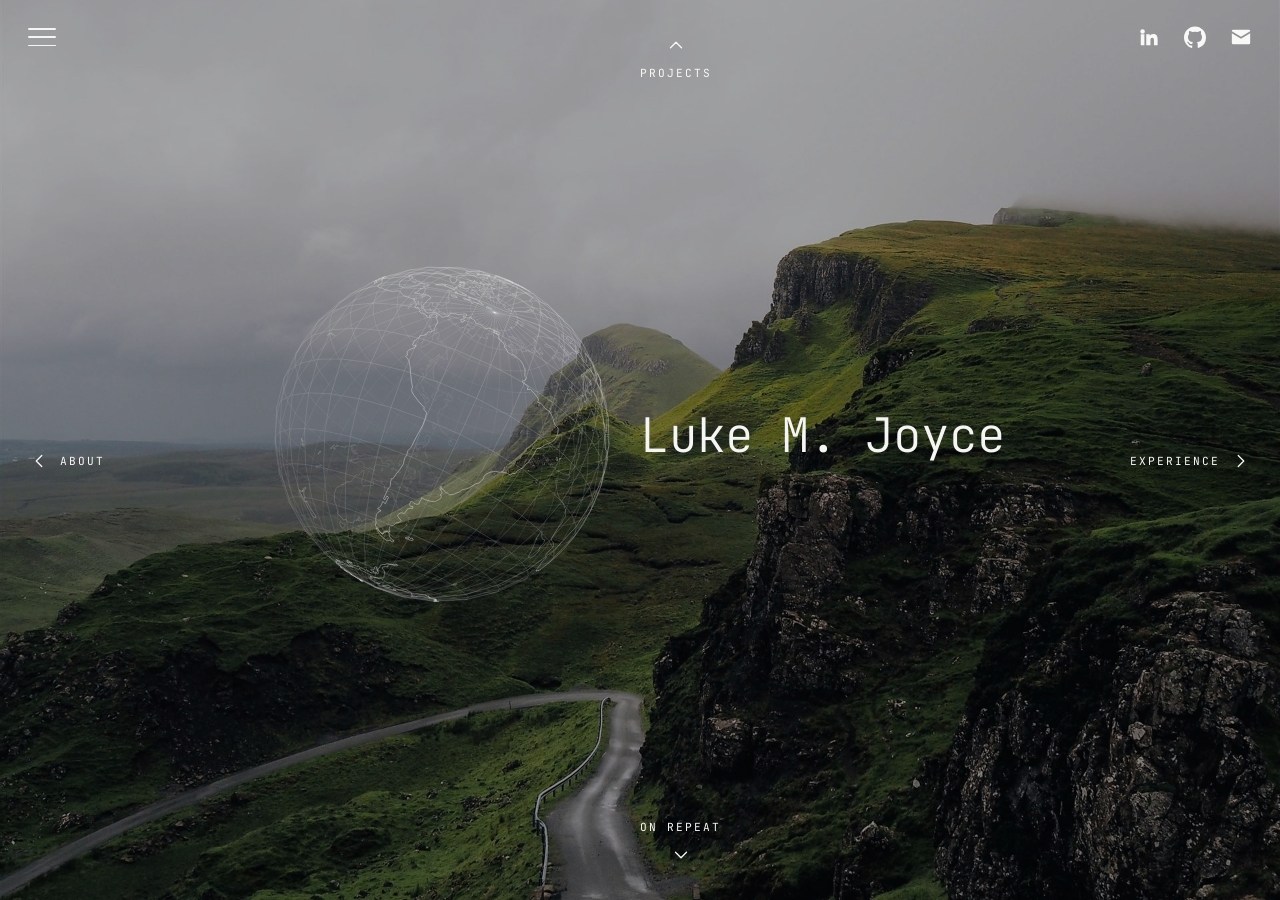
<file: index.html>
<!DOCTYPE html>
<html lang="en">
<head>
  <meta charset="UTF-8" />
  <meta name="viewport" content="width=device-width, initial-scale=1.0" />
  <title>Luke M. Joyce</title>
  <meta name="description" content="Luke M. Joyce — personal site." />
  <link rel="preconnect" href="https://fonts.googleapis.com" />
  <link rel="preconnect" href="https://fonts.gstatic.com" crossorigin />
  <link href="https://fonts.googleapis.com/css2?family=JetBrains+Mono:wght@300;400;500&display=swap" rel="stylesheet" />
  <link rel="stylesheet" href="styles.css?v=42" />
  <script src="theme.js?v=27"></script>
</head>
<body>
  <div class="fade-curtain" aria-hidden="true"></div>

  <button id="menu-toggle" class="menu-toggle" aria-label="Open menu" aria-expanded="false" aria-controls="menu">
    <span class="bar"></span>
    <span class="bar"></span>
    <span class="bar"></span>
  </button>

  <nav class="social" aria-label="Social links">
    <a href="https://www.linkedin.com/in/lukemjoyce/" target="_blank" rel="noopener noreferrer" aria-label="LinkedIn">
      <svg viewBox="0 0 24 24" width="18" height="18" fill="currentColor" aria-hidden="true"><path d="M4.98 3.5a2.5 2.5 0 1 1 0 5 2.5 2.5 0 0 1 0-5zM3 9h4v12H3zM9 9h3.8v1.7h.05c.53-1 1.83-2.05 3.77-2.05 4.03 0 4.78 2.65 4.78 6.1V21h-4v-5.3c0-1.26-.02-2.9-1.77-2.9-1.77 0-2.04 1.38-2.04 2.8V21H9z"/></svg>
    </a>
    <a href="https://github.com/lukemjoyce" target="_blank" rel="noopener noreferrer" aria-label="GitHub">
      <svg viewBox="0 0 24 24" width="18" height="18" fill="currentColor" aria-hidden="true"><path d="M12 .5C5.37.5 0 5.87 0 12.5c0 5.3 3.44 9.8 8.21 11.39.6.11.82-.26.82-.58 0-.29-.01-1.04-.02-2.05-3.34.73-4.04-1.61-4.04-1.61-.55-1.39-1.34-1.76-1.34-1.76-1.09-.75.08-.73.08-.73 1.2.08 1.84 1.24 1.84 1.24 1.07 1.83 2.81 1.3 3.5.99.11-.78.42-1.3.76-1.6-2.67-.3-5.47-1.34-5.47-5.96 0-1.32.47-2.39 1.24-3.23-.12-.31-.54-1.53.12-3.18 0 0 1.01-.32 3.3 1.23a11.5 11.5 0 0 1 6 0c2.28-1.55 3.29-1.23 3.29-1.23.66 1.65.24 2.87.12 3.18.77.84 1.23 1.91 1.23 3.23 0 4.63-2.8 5.65-5.48 5.95.43.37.81 1.1.81 2.22 0 1.6-.01 2.9-.01 3.29 0 .32.21.7.82.58A12.01 12.01 0 0 0 24 12.5C24 5.87 18.63.5 12 .5z"/></svg>
    </a>
    <a href="mailto:lukemjoyce@gmail.com" aria-label="Email">
      <svg viewBox="0 0 24 24" width="18" height="18" fill="currentColor" aria-hidden="true"><path d="M2 5.5A1.5 1.5 0 0 1 3.5 4h17A1.5 1.5 0 0 1 22 5.5v.28l-10 6-10-6zM2 7.94V18.5A1.5 1.5 0 0 0 3.5 20h17a1.5 1.5 0 0 0 1.5-1.5V7.94l-9.6 5.76a.8.8 0 0 1-.82 0z"/></svg>
    </a>
  </nav>

  <nav id="menu" class="menu" aria-hidden="true">
    <ul class="menu-list">
      <li style="--i: 0"><a href="#home" data-go="home" class="menu-name">Luke M. Joyce</a></li>
      <li style="--i: 1"><a href="#about" data-go="about">About</a></li>
      <li style="--i: 2"><a href="#projects" data-go="projects">Projects</a></li>
      <li style="--i: 3"><a href="#experience" data-go="experience">Experience</a></li>
      <li style="--i: 4"><a href="#music" data-go="music">On Repeat</a></li>
    </ul>
  </nav>

  <div id="overlay" class="overlay" tabindex="-1"></div>

  <div class="deck">
    <div class="plane" id="plane">

      <!-- Center: Home -->
      <section class="panel" id="home">
        <section class="hero">
          <canvas id="blob-back" class="blob blob-back" aria-hidden="true"></canvas>
          <h1 class="hero-title">Luke M. Joyce</h1>
          <canvas id="blob-front" class="blob blob-front" aria-hidden="true"></canvas>
          <a href="#about" data-go="about" class="edge-cue edge-cue--left" aria-label="About">
            <svg width="22" height="22" viewBox="0 0 24 24" fill="none" stroke="currentColor" stroke-width="1.4" stroke-linecap="round" stroke-linejoin="round" aria-hidden="true"><path d="M15 6l-6 6 6 6"/></svg>
            <span class="edge-cue-label">About</span>
          </a>
          <a href="#projects" data-go="projects" class="edge-cue edge-cue--up" aria-label="Projects">
            <svg width="22" height="22" viewBox="0 0 24 24" fill="none" stroke="currentColor" stroke-width="1.4" stroke-linecap="round" stroke-linejoin="round" aria-hidden="true"><path d="M6 15l6-6 6 6"/></svg>
            <span class="edge-cue-label">Projects</span>
          </a>
          <a href="#experience" data-go="experience" class="edge-cue edge-cue--right" aria-label="Experience">
            <span class="edge-cue-label">Experience</span>
            <svg width="22" height="22" viewBox="0 0 24 24" fill="none" stroke="currentColor" stroke-width="1.4" stroke-linecap="round" stroke-linejoin="round" aria-hidden="true"><path d="M9 6l6 6-6 6"/></svg>
          </a>
          <a href="#music" data-go="music" class="edge-cue edge-cue--down" aria-label="On Repeat — music">
            <span class="edge-cue-label">On Repeat</span>
            <svg width="22" height="22" viewBox="0 0 24 24" fill="none" stroke="currentColor" stroke-width="1.4" stroke-linecap="round" stroke-linejoin="round" aria-hidden="true"><path d="M6 9l6 6 6-6"/></svg>
          </a>
        </section>
      </section>

      <!-- Left: About -->
      <section class="panel" id="about">
        <div class="panel-scroll">
          <div class="page">
            <h1 class="page-title">About</h1>
            <div class="about-text">
              <p>
                Hi, my name is Luke. I have always loved to create art - music, visual art, photography... anything that allows me to express myself freely. That same creativity is what drives me to build beautiful, useful software. Right now, I'm specifically interested in how artificial intelligence software can be used to benefit society, rather than hurt it.
              </p>
              <p>
                In my freetime, I also love playing and teaching myself guitar, writing music, obsessing over well built, high quality clothing, and spending time in the mountains in all seasons with my beloved dog Mac.
              </p>
            </div>
          </div>
        </div>
        <a href="#home" data-go="home" class="edge-cue edge-cue--right" aria-label="Back to home">
          <span class="edge-cue-label">Home</span>
          <svg width="22" height="22" viewBox="0 0 24 24" fill="none" stroke="currentColor" stroke-width="1.4" stroke-linecap="round" stroke-linejoin="round" aria-hidden="true"><path d="M9 6l6 6-6 6"/></svg>
        </a>
      </section>

      <!-- Up: Projects -->
      <section class="panel" id="projects">
        <div class="panel-scroll">
          <div class="page">
            <h1 class="page-title">Projects</h1>
            <ol class="proj-list">
              <li class="proj-item">
                <div class="proj-links">
                  <a href="https://hearth-ai.app" target="_blank" rel="noopener noreferrer">Live ↗</a>
                  <a href="https://github.com/lukemjoyce/meal-planner" target="_blank" rel="noopener noreferrer">GitHub ↗</a>
                </div>
                <div class="proj-body">
                  <h2 class="proj-name">Hearth</h2>
                  <div class="proj-tagline">AI-powered weekly meal planner</div>
                  <p class="proj-desc">
                    Hearth turns a few questions into a week of dinners and the grocery run to match. A guided questionnaire captures allergies, diet, tastes, effort and budget, then Claude generates a structured meal plan — using forced tool-use for clean JSON and prompt caching to keep it fast and cheap. From there it builds an AI recipe library and an auto-generated grocery list priced against your chosen store (e.g. King Soopers), budget-aware and kept in sync: change a preference and Hearth flags the now-stale plan or list and offers to regenerate. Accounts and saved plans sit behind NextAuth login.
                  </p>
                  <ul class="proj-stack">
                    <li>Next.js 16</li>
                    <li>React 19</li>
                    <li>TypeScript</li>
                    <li>Prisma</li>
                    <li>PostgreSQL</li>
                    <li>Tailwind CSS</li>
                    <li>shadcn/ui</li>
                    <li>Claude API</li>
                  </ul>
                </div>
              </li>
            </ol>
          </div>
        </div>
        <a href="#home" data-go="home" class="edge-cue edge-cue--down" aria-label="Back to home">
          <span class="edge-cue-label">Home</span>
          <svg width="22" height="22" viewBox="0 0 24 24" fill="none" stroke="currentColor" stroke-width="1.4" stroke-linecap="round" stroke-linejoin="round" aria-hidden="true"><path d="M6 9l6 6 6-6"/></svg>
        </a>
      </section>

      <!-- Right: Experience -->
      <section class="panel" id="experience">
        <div class="panel-scroll">
          <div class="page">
            <h1 class="page-title">Professional Experience</h1>

            <ol class="xp-list">
              <li class="xp-item">
                <div class="xp-period">July 2021 - Present</div>
                <div class="xp-body">
                  <h2 class="xp-role">Software Engineer</h2>
                  <div class="xp-org">Cotality</div>
                  <ul class="xp-points">
                    <li>
                      Architected and launched a customer-facing geospatial insurance platform end-to-end — empowering insurers to interrogate 150M+ property assets against live weather telemetry for near-real-time, portfolio-scale risk intelligence. Anchored by a patented data-modeling engine that defined the category where no blueprint existed.
                    </li>
                    <li>
                      Reimagined core infrastructure from first principles — slashing pipeline runtime 85%, infrastructure spend 75%, and report-generation costs north of 90% through precision optimization across the full stack.
                    </li>
                    <li>
                      Spearheaded the migration of legacy systems to a microservices architecture, shaped the technical hiring bar, and pioneered the team's embrace of agentic coding tools — engineering the guardrails and standards that keep AI-accelerated output reliable at scale.
                    </li>
                  </ul>
                </div>
              </li>
              <li class="xp-item">
                <div class="xp-period">Summer 2020</div>
                <div class="xp-body">
                  <h2 class="xp-role">Software Engineer Intern</h2>
                  <div class="xp-org">Visa, Inc.</div>
                  <ul class="xp-points">
                    <p class="description">Internal Hackathon finalist — shipped amidst simultaneously onboarding a brand-new puppy and improvising through the surreal turbulence of a global pandemic.</p>
                  </ul>
                </div>
              </li>
            </ol>
          </div>
        </div>
        <a href="#home" data-go="home" class="edge-cue edge-cue--left" aria-label="Back to home">
          <svg width="22" height="22" viewBox="0 0 24 24" fill="none" stroke="currentColor" stroke-width="1.4" stroke-linecap="round" stroke-linejoin="round" aria-hidden="true"><path d="M15 6l-6 6 6 6"/></svg>
          <span class="edge-cue-label">Home</span>
        </a>
      </section>

      <!-- Down: Music -->
      <section class="panel" id="music">
        <div class="panel-scroll">
          <div class="page">
            <h1 class="page-title">On Repeat</h1>
            <div id="spotify" class="spotify">
              <p class="sp-empty">Loading tracks…</p>
            </div>
          </div>
        </div>
        <a href="#home" data-go="home" class="edge-cue edge-cue--up" aria-label="Back to home">
          <svg width="22" height="22" viewBox="0 0 24 24" fill="none" stroke="currentColor" stroke-width="1.4" stroke-linecap="round" stroke-linejoin="round" aria-hidden="true"><path d="M6 15l6-6 6 6"/></svg>
          <span class="edge-cue-label">Home</span>
        </a>
      </section>

    </div>
  </div>

  <script src="background.js?v=1"></script>
  <script src="script.js?v=16"></script>
  <script src="coastline.js?v=16"></script>
  <script src="blob.js?v=40"></script>
  <script src="spotify.js?v=2"></script>
</body>
</html>
</file>
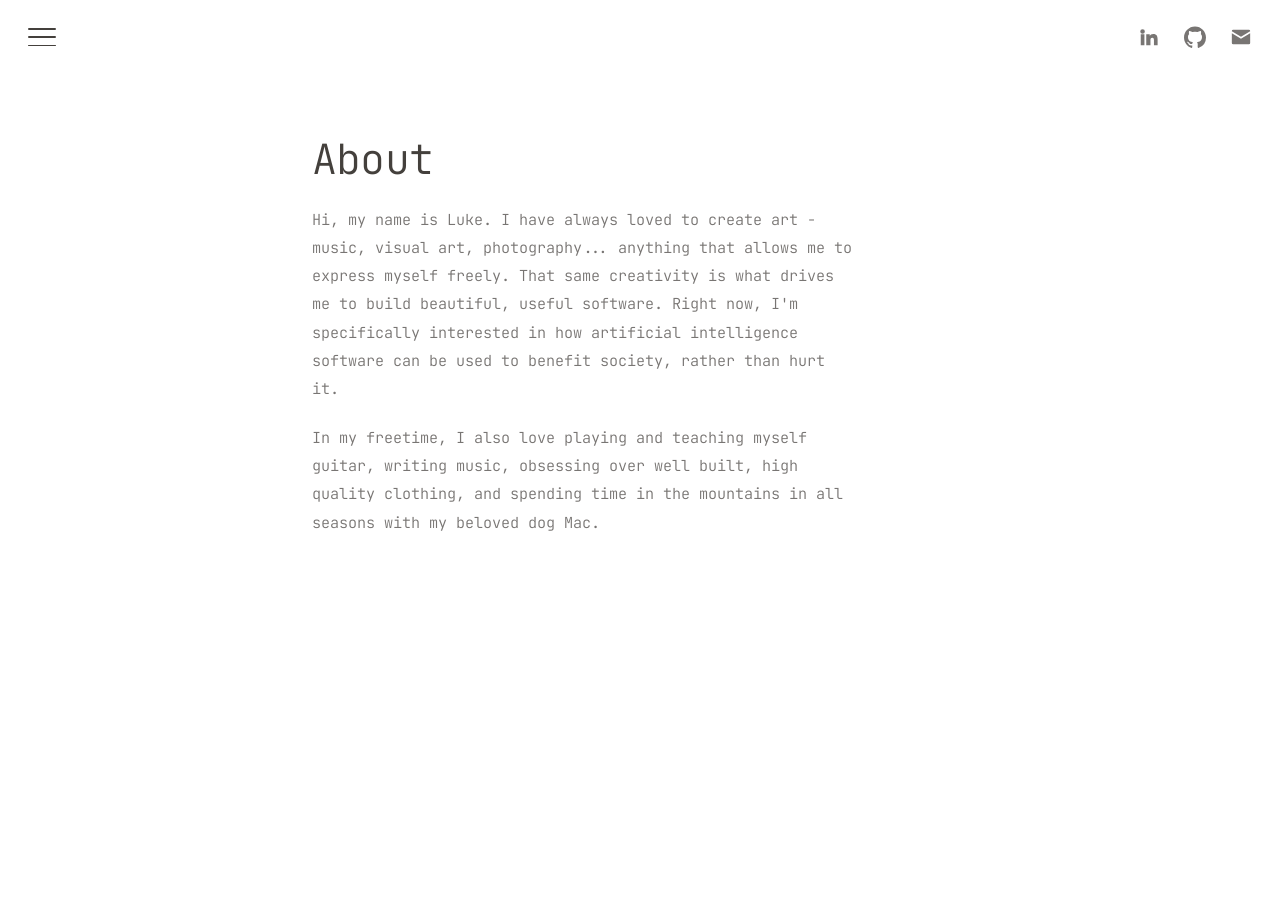
<file: about.html>
<!DOCTYPE html>
<html lang="en">
<head>
  <meta charset="UTF-8" />
  <meta name="viewport" content="width=device-width, initial-scale=1.0" />
  <title>About — Luke M. Joyce</title>
  <meta name="description" content="Luke M. Joyce — a bit about me." />
  <link rel="preconnect" href="https://fonts.googleapis.com" />
  <link rel="preconnect" href="https://fonts.gstatic.com" crossorigin />
  <link href="https://fonts.googleapis.com/css2?family=JetBrains+Mono:wght@300;400;500&display=swap" rel="stylesheet" />
  <link rel="stylesheet" href="styles.css?v=35" />
  <script src="theme.js?v=27"></script>
</head>
<body>
  <div class="fade-curtain" aria-hidden="true"></div>

  <button id="menu-toggle" class="menu-toggle" aria-label="Open menu" aria-expanded="false" aria-controls="menu">
    <span class="bar"></span>
    <span class="bar"></span>
    <span class="bar"></span>
  </button>

  <nav class="social" aria-label="Social links">
    <a href="https://www.linkedin.com/in/lukemjoyce/" target="_blank" rel="noopener noreferrer" aria-label="LinkedIn">
      <svg viewBox="0 0 24 24" width="18" height="18" fill="currentColor" aria-hidden="true"><path d="M4.98 3.5a2.5 2.5 0 1 1 0 5 2.5 2.5 0 0 1 0-5zM3 9h4v12H3zM9 9h3.8v1.7h.05c.53-1 1.83-2.05 3.77-2.05 4.03 0 4.78 2.65 4.78 6.1V21h-4v-5.3c0-1.26-.02-2.9-1.77-2.9-1.77 0-2.04 1.38-2.04 2.8V21H9z"/></svg>
    </a>
    <a href="https://github.com/lukemjoyce" target="_blank" rel="noopener noreferrer" aria-label="GitHub">
      <svg viewBox="0 0 24 24" width="18" height="18" fill="currentColor" aria-hidden="true"><path d="M12 .5C5.37.5 0 5.87 0 12.5c0 5.3 3.44 9.8 8.21 11.39.6.11.82-.26.82-.58 0-.29-.01-1.04-.02-2.05-3.34.73-4.04-1.61-4.04-1.61-.55-1.39-1.34-1.76-1.34-1.76-1.09-.75.08-.73.08-.73 1.2.08 1.84 1.24 1.84 1.24 1.07 1.83 2.81 1.3 3.5.99.11-.78.42-1.3.76-1.6-2.67-.3-5.47-1.34-5.47-5.96 0-1.32.47-2.39 1.24-3.23-.12-.31-.54-1.53.12-3.18 0 0 1.01-.32 3.3 1.23a11.5 11.5 0 0 1 6 0c2.28-1.55 3.29-1.23 3.29-1.23.66 1.65.24 2.87.12 3.18.77.84 1.23 1.91 1.23 3.23 0 4.63-2.8 5.65-5.48 5.95.43.37.81 1.1.81 2.22 0 1.6-.01 2.9-.01 3.29 0 .32.21.7.82.58A12.01 12.01 0 0 0 24 12.5C24 5.87 18.63.5 12 .5z"/></svg>
    </a>
    <a href="mailto:lukemjoyce@gmail.com" aria-label="Email">
      <svg viewBox="0 0 24 24" width="18" height="18" fill="currentColor" aria-hidden="true"><path d="M2 5.5A1.5 1.5 0 0 1 3.5 4h17A1.5 1.5 0 0 1 22 5.5v.28l-10 6-10-6zM2 7.94V18.5A1.5 1.5 0 0 0 3.5 20h17a1.5 1.5 0 0 0 1.5-1.5V7.94l-9.6 5.76a.8.8 0 0 1-.82 0z"/></svg>
    </a>
  </nav>

  <nav id="menu" class="menu" aria-hidden="true">
    <ul class="menu-list">
      <li style="--i: 0"><a href="index.html" class="menu-name">Luke M. Joyce</a></li>
      <li style="--i: 1"><a href="about.html" aria-current="page">About</a></li>
      <li style="--i: 2"><a href="projects.html">Projects</a></li>
      <li style="--i: 3"><a href="experience.html">Experience</a></li>
      <li style="--i: 4"><a href="music.html">On Repeat</a></li>
    </ul>
  </nav>

  <div id="overlay" class="overlay" tabindex="-1"></div>

  <main class="page">
    <h1 class="page-title">About</h1>

    <div class="about-text">
      <p>
        Hi, my name is Luke. I have always loved to create art - music, visual art, photography... anything that allows me to express myself freely. That same creativity is what drives me to build beautiful, useful software. Right now, I'm specifically interested in how artificial intelligence software can be used to benefit society, rather than hurt it.
      </p>
      <p>
        In my freetime, I also love playing and teaching myself guitar, writing music, obsessing over well built, high quality clothing, and spending time in the mountains in all seasons with my beloved dog Mac.
      </p>
    </div>
  </main>

  <script src="script.js?v=13"></script>
</body>
</html>
</file>
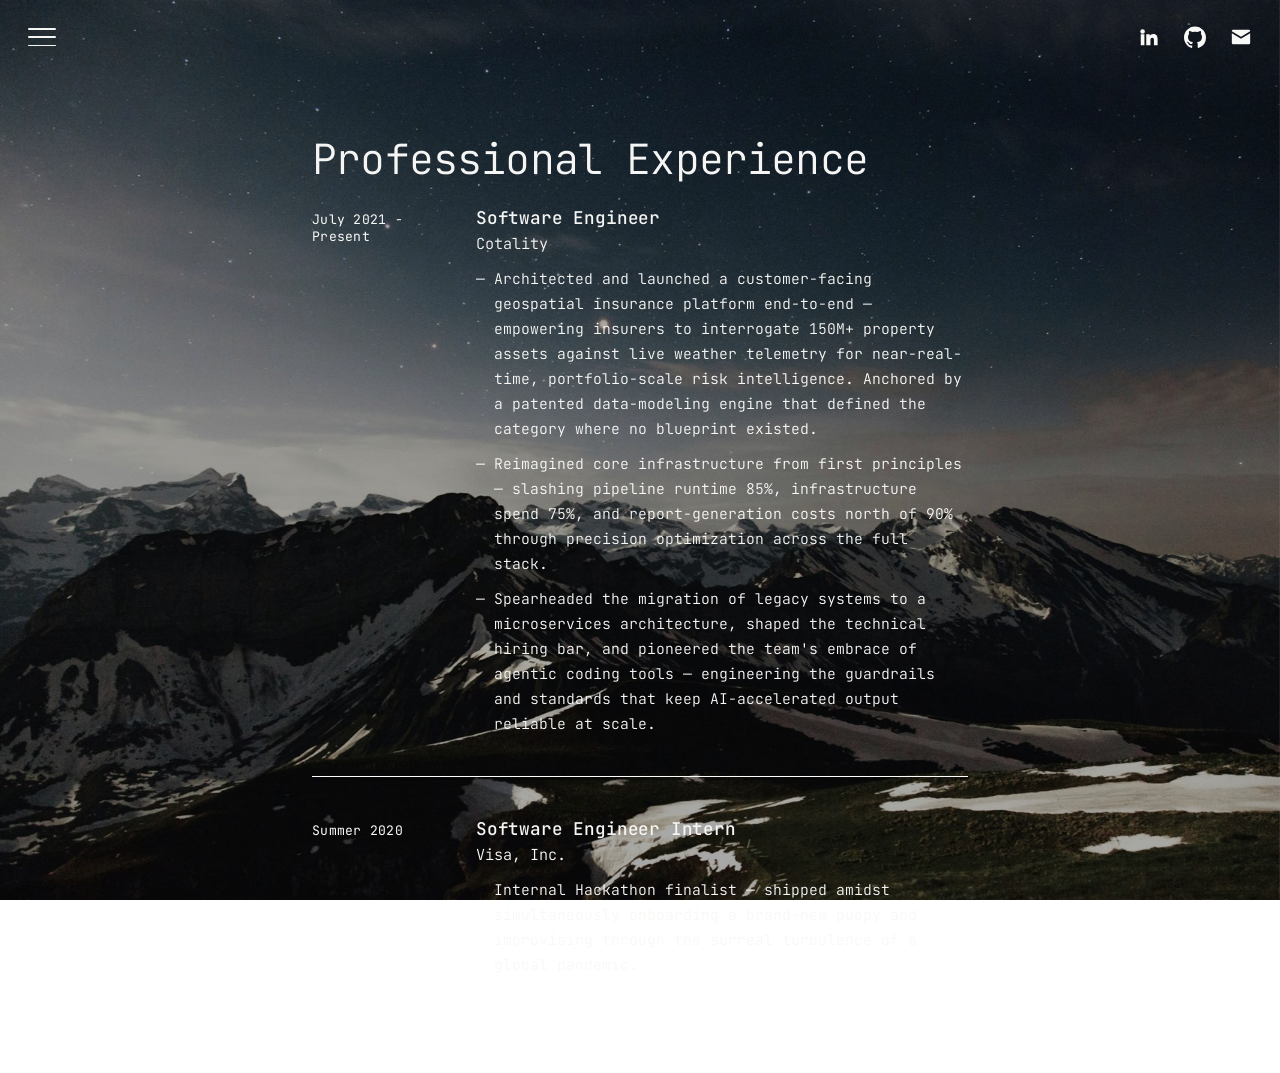
<file: experience.html>
<!DOCTYPE html>
<html lang="en">
<head>
  <meta charset="UTF-8" />
  <meta name="viewport" content="width=device-width, initial-scale=1.0" />
  <title>Experience — Luke M. Joyce</title>
  <meta name="description" content="Luke M. Joyce — experience." />
  <link rel="preconnect" href="https://fonts.googleapis.com" />
  <link rel="preconnect" href="https://fonts.gstatic.com" crossorigin />
  <link href="https://fonts.googleapis.com/css2?family=JetBrains+Mono:wght@300;400;500&display=swap" rel="stylesheet" />
  <link rel="stylesheet" href="styles.css?v=40" />
  <script src="theme.js?v=27"></script>
</head>
<body>
  <div class="fade-curtain" aria-hidden="true"></div>

  <button id="menu-toggle" class="menu-toggle" aria-label="Open menu" aria-expanded="false" aria-controls="menu">
    <span class="bar"></span>
    <span class="bar"></span>
    <span class="bar"></span>
  </button>

  <nav class="social" aria-label="Social links">
    <a href="https://www.linkedin.com/in/lukemjoyce/" target="_blank" rel="noopener noreferrer" aria-label="LinkedIn">
      <svg viewBox="0 0 24 24" width="18" height="18" fill="currentColor" aria-hidden="true"><path d="M4.98 3.5a2.5 2.5 0 1 1 0 5 2.5 2.5 0 0 1 0-5zM3 9h4v12H3zM9 9h3.8v1.7h.05c.53-1 1.83-2.05 3.77-2.05 4.03 0 4.78 2.65 4.78 6.1V21h-4v-5.3c0-1.26-.02-2.9-1.77-2.9-1.77 0-2.04 1.38-2.04 2.8V21H9z"/></svg>
    </a>
    <a href="https://github.com/lukemjoyce" target="_blank" rel="noopener noreferrer" aria-label="GitHub">
      <svg viewBox="0 0 24 24" width="18" height="18" fill="currentColor" aria-hidden="true"><path d="M12 .5C5.37.5 0 5.87 0 12.5c0 5.3 3.44 9.8 8.21 11.39.6.11.82-.26.82-.58 0-.29-.01-1.04-.02-2.05-3.34.73-4.04-1.61-4.04-1.61-.55-1.39-1.34-1.76-1.34-1.76-1.09-.75.08-.73.08-.73 1.2.08 1.84 1.24 1.84 1.24 1.07 1.83 2.81 1.3 3.5.99.11-.78.42-1.3.76-1.6-2.67-.3-5.47-1.34-5.47-5.96 0-1.32.47-2.39 1.24-3.23-.12-.31-.54-1.53.12-3.18 0 0 1.01-.32 3.3 1.23a11.5 11.5 0 0 1 6 0c2.28-1.55 3.29-1.23 3.29-1.23.66 1.65.24 2.87.12 3.18.77.84 1.23 1.91 1.23 3.23 0 4.63-2.8 5.65-5.48 5.95.43.37.81 1.1.81 2.22 0 1.6-.01 2.9-.01 3.29 0 .32.21.7.82.58A12.01 12.01 0 0 0 24 12.5C24 5.87 18.63.5 12 .5z"/></svg>
    </a>
    <a href="mailto:lukemjoyce@gmail.com" aria-label="Email">
      <svg viewBox="0 0 24 24" width="18" height="18" fill="currentColor" aria-hidden="true"><path d="M2 5.5A1.5 1.5 0 0 1 3.5 4h17A1.5 1.5 0 0 1 22 5.5v.28l-10 6-10-6zM2 7.94V18.5A1.5 1.5 0 0 0 3.5 20h17a1.5 1.5 0 0 0 1.5-1.5V7.94l-9.6 5.76a.8.8 0 0 1-.82 0z"/></svg>
    </a>
  </nav>

  <nav id="menu" class="menu" aria-hidden="true">
    <ul class="menu-list">
      <li style="--i: 0"><a href="index.html" class="menu-name">Luke M. Joyce</a></li>
      <li style="--i: 1"><a href="about.html">About</a></li>
      <li style="--i: 2"><a href="projects.html">Projects</a></li>
      <li style="--i: 3"><a href="experience.html" aria-current="page">Experience</a></li>
      <li style="--i: 4"><a href="index.html#music">On Repeat</a></li>
    </ul>
  </nav>

  <div id="overlay" class="overlay" tabindex="-1"></div>

  <main class="page">
    <h1 class="page-title">Professional Experience</h1>

    <ol class="xp-list">
      <li class="xp-item">
        <div class="xp-period">July 2021 - Present</div>
        <div class="xp-body">
          <h2 class="xp-role">Software Engineer</h2>
          <div class="xp-org">Cotality</div>
          <ul class="xp-points">
            <li>
              Architected and launched a customer-facing geospatial insurance platform end-to-end — empowering insurers to interrogate 150M+ property assets against live weather telemetry for near-real-time, portfolio-scale risk intelligence. Anchored by a patented data-modeling engine that defined the category where no blueprint existed.
            </li>
            <li>
              Reimagined core infrastructure from first principles — slashing pipeline runtime 85%, infrastructure spend 75%, and report-generation costs north of 90% through precision optimization across the full stack.
            </li>
            <li>
              Spearheaded the migration of legacy systems to a microservices architecture, shaped the technical hiring bar, and pioneered the team's embrace of agentic coding tools — engineering the guardrails and standards that keep AI-accelerated output reliable at scale.
            </li>
          </ul>
        </div>
      </li>
      <li class="xp-item">
        <div class="xp-period">Summer 2020</div>
        <div class="xp-body">
          <h2 class="xp-role">Software Engineer Intern</h2>
          <div class="xp-org">Visa, Inc.</div>
          <ul class="xp-points">
            <p class="description">Internal Hackathon finalist — shipped amidst simultaneously onboarding a brand-new puppy and improvising through the surreal turbulence of a global pandemic.</p>
          </ul>
        </div>
      </li>
    </ol>
  </main>

  <script src="background.js?v=1"></script>
  <script src="script.js?v=16"></script>
</body>
</html>
</file>
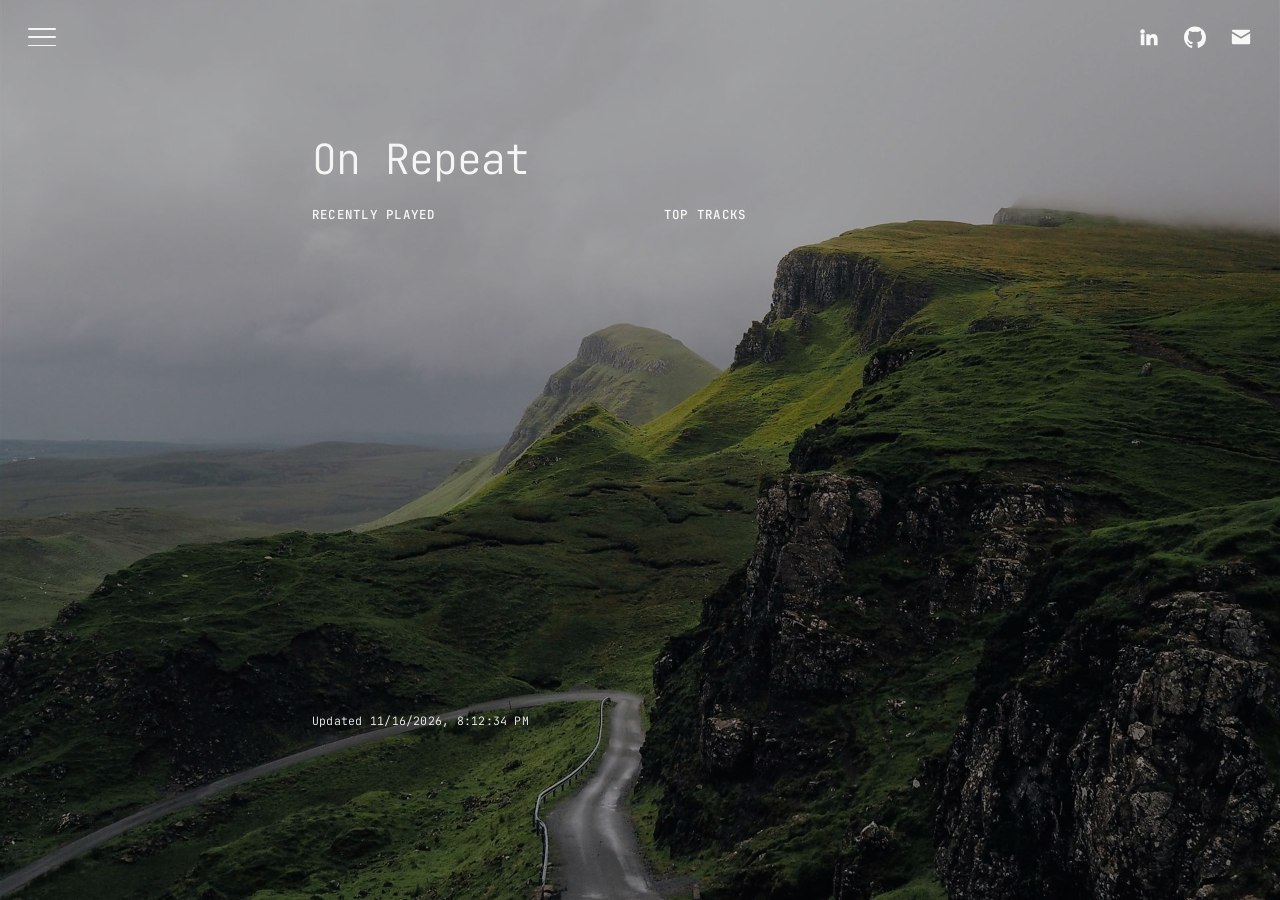
<file: music.html>
<!DOCTYPE html>
<html lang="en">
<head>
  <meta charset="UTF-8" />
  <meta name="viewport" content="width=device-width, initial-scale=1.0" />
  <title>On Repeat — Luke M. Joyce</title>
  <meta name="description" content="Luke M. Joyce — what I've been listening to." />
  <link rel="preconnect" href="https://fonts.googleapis.com" />
  <link rel="preconnect" href="https://fonts.gstatic.com" crossorigin />
  <link href="https://fonts.googleapis.com/css2?family=JetBrains+Mono:wght@300;400;500&display=swap" rel="stylesheet" />
  <link rel="stylesheet" href="styles.css?v=40" />
  <script src="theme.js?v=27"></script>
</head>
<body>
  <div class="fade-curtain" aria-hidden="true"></div>

  <button id="menu-toggle" class="menu-toggle" aria-label="Open menu" aria-expanded="false" aria-controls="menu">
    <span class="bar"></span>
    <span class="bar"></span>
    <span class="bar"></span>
  </button>

  <nav class="social" aria-label="Social links">
    <a href="https://www.linkedin.com/in/lukemjoyce/" target="_blank" rel="noopener noreferrer" aria-label="LinkedIn">
      <svg viewBox="0 0 24 24" width="18" height="18" fill="currentColor" aria-hidden="true"><path d="M4.98 3.5a2.5 2.5 0 1 1 0 5 2.5 2.5 0 0 1 0-5zM3 9h4v12H3zM9 9h3.8v1.7h.05c.53-1 1.83-2.05 3.77-2.05 4.03 0 4.78 2.65 4.78 6.1V21h-4v-5.3c0-1.26-.02-2.9-1.77-2.9-1.77 0-2.04 1.38-2.04 2.8V21H9z"/></svg>
    </a>
    <a href="https://github.com/lukemjoyce" target="_blank" rel="noopener noreferrer" aria-label="GitHub">
      <svg viewBox="0 0 24 24" width="18" height="18" fill="currentColor" aria-hidden="true"><path d="M12 .5C5.37.5 0 5.87 0 12.5c0 5.3 3.44 9.8 8.21 11.39.6.11.82-.26.82-.58 0-.29-.01-1.04-.02-2.05-3.34.73-4.04-1.61-4.04-1.61-.55-1.39-1.34-1.76-1.34-1.76-1.09-.75.08-.73.08-.73 1.2.08 1.84 1.24 1.84 1.24 1.07 1.83 2.81 1.3 3.5.99.11-.78.42-1.3.76-1.6-2.67-.3-5.47-1.34-5.47-5.96 0-1.32.47-2.39 1.24-3.23-.12-.31-.54-1.53.12-3.18 0 0 1.01-.32 3.3 1.23a11.5 11.5 0 0 1 6 0c2.28-1.55 3.29-1.23 3.29-1.23.66 1.65.24 2.87.12 3.18.77.84 1.23 1.91 1.23 3.23 0 4.63-2.8 5.65-5.48 5.95.43.37.81 1.1.81 2.22 0 1.6-.01 2.9-.01 3.29 0 .32.21.7.82.58A12.01 12.01 0 0 0 24 12.5C24 5.87 18.63.5 12 .5z"/></svg>
    </a>
    <a href="mailto:lukemjoyce@gmail.com" aria-label="Email">
      <svg viewBox="0 0 24 24" width="18" height="18" fill="currentColor" aria-hidden="true"><path d="M2 5.5A1.5 1.5 0 0 1 3.5 4h17A1.5 1.5 0 0 1 22 5.5v.28l-10 6-10-6zM2 7.94V18.5A1.5 1.5 0 0 0 3.5 20h17a1.5 1.5 0 0 0 1.5-1.5V7.94l-9.6 5.76a.8.8 0 0 1-.82 0z"/></svg>
    </a>
  </nav>

  <nav id="menu" class="menu" aria-hidden="true">
    <ul class="menu-list">
      <li style="--i: 0"><a href="index.html" class="menu-name">Luke M. Joyce</a></li>
      <li style="--i: 1"><a href="about.html">About</a></li>
      <li style="--i: 2"><a href="projects.html">Projects</a></li>
      <li style="--i: 3"><a href="experience.html">Experience</a></li>
      <li style="--i: 4"><a href="music.html" aria-current="page">On Repeat</a></li>
    </ul>
  </nav>

  <div id="overlay" class="overlay" tabindex="-1"></div>

  <main class="page">
    <h1 class="page-title">On Repeat</h1>
    <div id="spotify" class="spotify">
      <p class="sp-empty">Loading tracks…</p>
    </div>
  </main>

  <script src="background.js?v=1"></script>
  <script src="script.js?v=16"></script>
  <script src="spotify.js?v=2"></script>
</body>
</html>
</file>
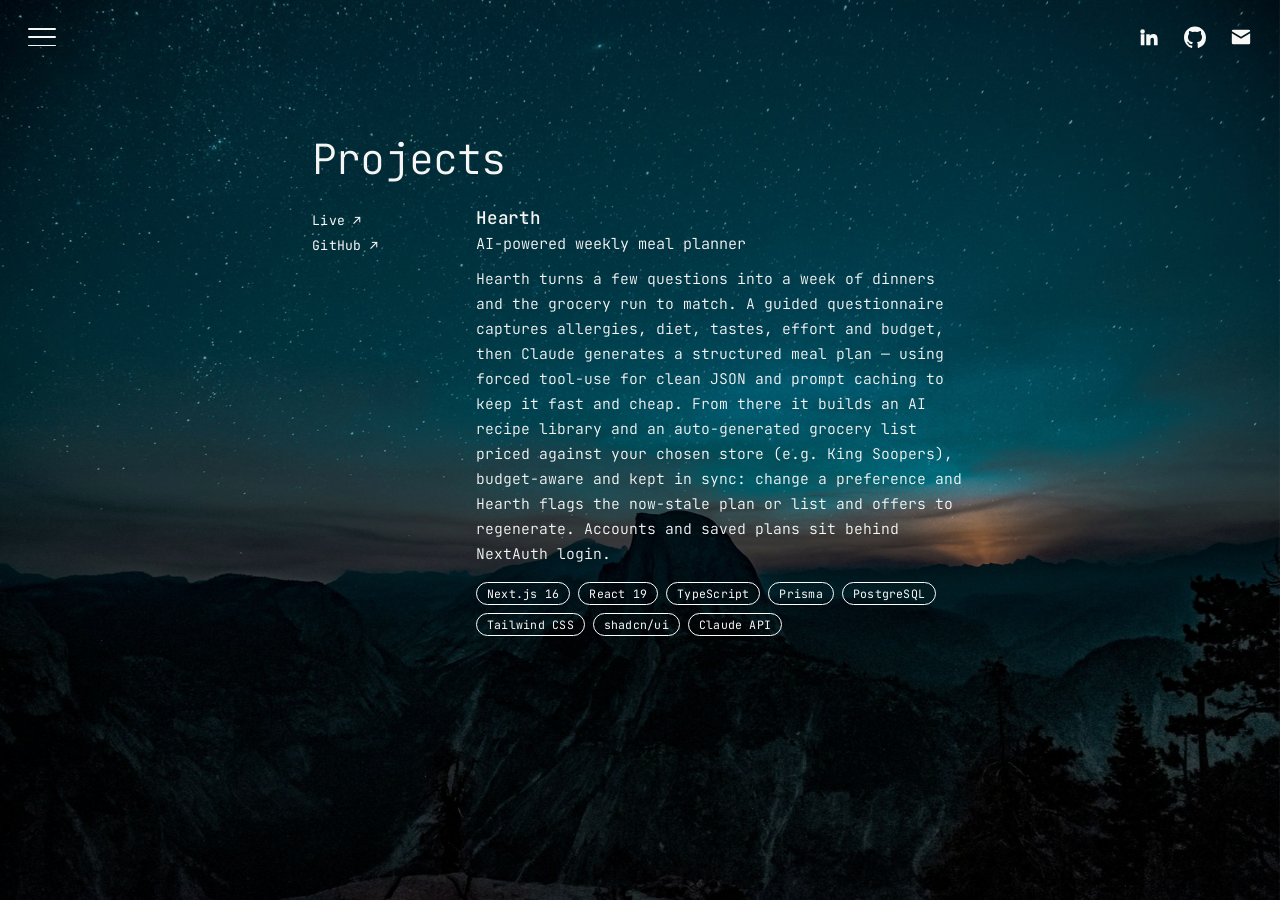
<file: projects.html>
<!DOCTYPE html>
<html lang="en">
<head>
  <meta charset="UTF-8" />
  <meta name="viewport" content="width=device-width, initial-scale=1.0" />
  <title>Projects — Luke M. Joyce</title>
  <meta name="description" content="Luke M. Joyce — things I've built." />
  <link rel="preconnect" href="https://fonts.googleapis.com" />
  <link rel="preconnect" href="https://fonts.gstatic.com" crossorigin />
  <link href="https://fonts.googleapis.com/css2?family=JetBrains+Mono:wght@300;400;500&display=swap" rel="stylesheet" />
  <link rel="stylesheet" href="styles.css?v=40" />
  <script src="theme.js?v=27"></script>
</head>
<body>
  <div class="fade-curtain" aria-hidden="true"></div>

  <button id="menu-toggle" class="menu-toggle" aria-label="Open menu" aria-expanded="false" aria-controls="menu">
    <span class="bar"></span>
    <span class="bar"></span>
    <span class="bar"></span>
  </button>

  <nav class="social" aria-label="Social links">
    <a href="https://www.linkedin.com/in/lukemjoyce/" target="_blank" rel="noopener noreferrer" aria-label="LinkedIn">
      <svg viewBox="0 0 24 24" width="18" height="18" fill="currentColor" aria-hidden="true"><path d="M4.98 3.5a2.5 2.5 0 1 1 0 5 2.5 2.5 0 0 1 0-5zM3 9h4v12H3zM9 9h3.8v1.7h.05c.53-1 1.83-2.05 3.77-2.05 4.03 0 4.78 2.65 4.78 6.1V21h-4v-5.3c0-1.26-.02-2.9-1.77-2.9-1.77 0-2.04 1.38-2.04 2.8V21H9z"/></svg>
    </a>
    <a href="https://github.com/lukemjoyce" target="_blank" rel="noopener noreferrer" aria-label="GitHub">
      <svg viewBox="0 0 24 24" width="18" height="18" fill="currentColor" aria-hidden="true"><path d="M12 .5C5.37.5 0 5.87 0 12.5c0 5.3 3.44 9.8 8.21 11.39.6.11.82-.26.82-.58 0-.29-.01-1.04-.02-2.05-3.34.73-4.04-1.61-4.04-1.61-.55-1.39-1.34-1.76-1.34-1.76-1.09-.75.08-.73.08-.73 1.2.08 1.84 1.24 1.84 1.24 1.07 1.83 2.81 1.3 3.5.99.11-.78.42-1.3.76-1.6-2.67-.3-5.47-1.34-5.47-5.96 0-1.32.47-2.39 1.24-3.23-.12-.31-.54-1.53.12-3.18 0 0 1.01-.32 3.3 1.23a11.5 11.5 0 0 1 6 0c2.28-1.55 3.29-1.23 3.29-1.23.66 1.65.24 2.87.12 3.18.77.84 1.23 1.91 1.23 3.23 0 4.63-2.8 5.65-5.48 5.95.43.37.81 1.1.81 2.22 0 1.6-.01 2.9-.01 3.29 0 .32.21.7.82.58A12.01 12.01 0 0 0 24 12.5C24 5.87 18.63.5 12 .5z"/></svg>
    </a>
    <a href="mailto:lukemjoyce@gmail.com" aria-label="Email">
      <svg viewBox="0 0 24 24" width="18" height="18" fill="currentColor" aria-hidden="true"><path d="M2 5.5A1.5 1.5 0 0 1 3.5 4h17A1.5 1.5 0 0 1 22 5.5v.28l-10 6-10-6zM2 7.94V18.5A1.5 1.5 0 0 0 3.5 20h17a1.5 1.5 0 0 0 1.5-1.5V7.94l-9.6 5.76a.8.8 0 0 1-.82 0z"/></svg>
    </a>
  </nav>

  <nav id="menu" class="menu" aria-hidden="true">
    <ul class="menu-list">
      <li style="--i: 0"><a href="index.html" class="menu-name">Luke M. Joyce</a></li>
      <li style="--i: 1"><a href="about.html">About</a></li>
      <li style="--i: 2"><a href="projects.html" aria-current="page">Projects</a></li>
      <li style="--i: 3"><a href="experience.html">Experience</a></li>
      <li style="--i: 4"><a href="index.html#music">On Repeat</a></li>
    </ul>
  </nav>

  <div id="overlay" class="overlay" tabindex="-1"></div>

  <main class="page">
    <h1 class="page-title">Projects</h1>

    <ol class="proj-list">
      <li class="proj-item">
        <div class="proj-links">
          <a href="https://hearth-ai.app" target="_blank" rel="noopener noreferrer">Live ↗</a>
          <a href="https://github.com/lukemjoyce/meal-planner" target="_blank" rel="noopener noreferrer">GitHub ↗</a>
        </div>
        <div class="proj-body">
          <h2 class="proj-name">Hearth</h2>
          <div class="proj-tagline">AI-powered weekly meal planner</div>
          <p class="proj-desc">
            Hearth turns a few questions into a week of dinners and the grocery run to match. A guided questionnaire captures allergies, diet, tastes, effort and budget, then Claude generates a structured meal plan — using forced tool-use for clean JSON and prompt caching to keep it fast and cheap. From there it builds an AI recipe library and an auto-generated grocery list priced against your chosen store (e.g. King Soopers), budget-aware and kept in sync: change a preference and Hearth flags the now-stale plan or list and offers to regenerate. Accounts and saved plans sit behind NextAuth login.
          </p>
          <ul class="proj-stack">
            <li>Next.js 16</li>
            <li>React 19</li>
            <li>TypeScript</li>
            <li>Prisma</li>
            <li>PostgreSQL</li>
            <li>Tailwind CSS</li>
            <li>shadcn/ui</li>
            <li>Claude API</li>
          </ul>
        </div>
      </li>
    </ol>
  </main>

  <script src="background.js?v=1"></script>
  <script src="script.js?v=16"></script>
</body>
</html>
</file>
<file: styles.css>
:root {
  --bg: #ffffff;
  --stone: #44403c;        /* stone-700 */
  --stone-soft: #78716c;   /* stone-500 */
  --stone-line: #e7e5e4;   /* stone-200 */
  --ease: cubic-bezier(0.16, 1, 0.3, 1);
  --menu-speed: 1s;     /* how fast the menu slides in/out — the one knob */
  --page-fade: 0.3s;   /* how fast a page fades in on load */
}

* {
  box-sizing: border-box;
  margin: 0;
  padding: 0;
}

html,
body {
  height: 100%;
}

html {
  scroll-behavior: smooth; /* gentle glide when jumping to the music section */
}

body {
  background: var(--bg);
  color: var(--stone);
  font-family: "JetBrains Mono", ui-monospace, "SF Mono", "Cascadia Code", monospace;
  font-weight: 400;
  -webkit-font-smoothing: antialiased;
  text-rendering: optimizeLegibility;
}

/* ── Cycling photo background ────────────────────── */
/* Two stacked layers behind everything; background.js crossfades them by
   opacity (GPU-composited, cheap) every few minutes and recolours the page ink
   to match each photo. The scrim steadies text contrast over the photos. */
.bg {
  position: fixed;
  inset: 0;
  z-index: -1;       /* behind the deck (z-index 0) and all content */
  overflow: hidden;
  background: var(--bg); /* fallback if a photo is slow to load */
}
.bg-layer {
  position: absolute;
  inset: 0;
  background-size: cover;
  background-position: center;
  background-repeat: no-repeat;
  opacity: 0;
  will-change: opacity;
  transition: opacity 1.8s var(--ease);
}
.bg-scrim {
  position: absolute;
  inset: 0;
  background-color: rgba(0, 0, 0, 0.34);
  transition: background-color 1.8s var(--ease);
}

/* let the photos show through the page chrome */
.deck,
.panel,
.hero,
body > main.page {
  background: transparent;
}

/* ── Hamburger toggle ───────────────────────────── */
.menu-toggle {
  position: fixed;
  top: 28px;
  left: 28px;
  z-index: 30;
  display: flex;
  flex-direction: column;
  justify-content: space-between;
  width: 28px;
  height: 18px;
  padding: 0;
  background: none;
  border: none;
  cursor: pointer;
}

.menu-toggle .bar {
  display: block;
  width: 100%;
  height: 1.5px;
  background: var(--stone);
  border-radius: 2px;
  transition: transform 0.4s var(--ease), opacity 0.3s var(--ease);
}

/* animate to an X when open */
.menu-toggle.open .bar:nth-child(1) {
  transform: translateY(8.25px) rotate(45deg);
}
.menu-toggle.open .bar:nth-child(2) {
  opacity: 0;
}
.menu-toggle.open .bar:nth-child(3) {
  transform: translateY(-8.25px) rotate(-45deg);
}

/* ── Social links (top-right) ───────────────────── */
.social {
  position: fixed;
  top: 28px;
  right: 28px;
  z-index: 9;            /* under the overlay, so it dims when the menu opens */
  display: flex;
  align-items: center;
  gap: 24px;
  height: 18px;          /* match the hamburger so both sit on the same line */
}
.social a {
  display: inline-flex;
  color: var(--stone-soft);
  transition: color 0.3s var(--ease);
}
.social a:hover {
  color: var(--stone);
}
.social svg {
  display: block;
  width: 22px;
  height: 22px;
}

/* ── Overlay ────────────────────────────────────── */
.overlay {
  position: fixed;
  inset: 0;
  z-index: 10;
  background: rgba(255, 255, 255, 0.4);
  backdrop-filter: blur(2px);
  opacity: 0;
  visibility: hidden;
  transition: opacity calc(var(--menu-speed) * 0.9) var(--ease),
    visibility calc(var(--menu-speed) * 0.9) var(--ease);
}
.overlay.open {
  opacity: 1;
  visibility: visible;
}

/* ── Slide-in menu ──────────────────────────────── */
.menu {
  position: fixed;
  top: 0;
  left: 0;
  z-index: 25;
  width: min(340px, 82vw);
  height: 100%;
  padding: 120px 40px 40px;
  background: transparent;
  transform: translateX(-100%);
  transition: transform var(--menu-speed) var(--ease);
}
.menu.open {
  transform: translateX(0);
}

.menu-list {
  list-style: none;
  display: flex;
  flex-direction: column;
  gap: 13px;
}

.menu-list li {
  opacity: 0;
  transform: translateX(-12px);
  transition: opacity calc(var(--menu-speed) * 0.9) var(--ease),
    transform calc(var(--menu-speed) * 0.9) var(--ease);
  /* closing: unwind with a reverse stagger (last item leaves first),
     mirroring the open so the close feels just as smooth */
  transition-delay: calc((4 - var(--i)) * 0.06s);
}
.menu.open .menu-list li {
  opacity: 1;
  transform: translateX(0);
  /* stagger each item as the panel opens */
  transition-delay: calc(0.18s + var(--i) * 0.07s);
}

.menu-list a {
  color: var(--stone-soft);
  text-decoration: none;
  font-size: 0.92rem;
  font-weight: 300;
  letter-spacing: 0.02em;
  transition: color 0.25s var(--ease);
}
.menu-list a:hover,
.menu-list a[aria-current="page"] {
  color: var(--stone);
}

.menu-list .menu-name {
  color: var(--stone);
  font-size: 1.35rem;
  font-weight: 500;
  letter-spacing: -0.01em;
}

/* ── Hero ───────────────────────────────────────── */
.hero {
  position: relative;
  height: 100vh;
  display: flex;
  align-items: center;
  justify-content: center;
  padding: 24px;
}

.blob {
  position: absolute;
  inset: 0;
  width: 100%;
  height: 100%;
  pointer-events: none;
}

.blob-back {
  z-index: 0; /* behind the title — the far half of the wireframe */
}

.blob-front {
  z-index: 2; /* in front of the title — the near half, so the name sits inside */
}

.hero-title {
  position: relative;
  z-index: 1;
  font-size: clamp(1.8rem, 6vw, 3.4rem);
  font-weight: 300;
  letter-spacing: -0.02em;
  color: var(--stone);
  user-select: none;          /* can't highlight/select the text */
  -webkit-user-select: none;  /* Safari */
  cursor: default;            /* keep the arrow cursor, not the text I-beam */
}

/* Edge cues — a labelled floating arrow on each edge of the hero, pointing the
   way to another page (and the music section below). Same motif all round. */
.edge-cue {
  position: absolute;
  z-index: 3;
  display: flex;
  align-items: center;
  gap: 10px;
  color: var(--stone-soft);
  text-decoration: none;
  transition: color 0.25s var(--ease);
}
.edge-cue:hover {
  color: var(--stone);
}
.edge-cue-label {
  font-size: 0.7rem;
  font-weight: 400;
  letter-spacing: 0.18em;
  text-transform: uppercase;
  white-space: nowrap;
}

/* bottom edge — On Repeat */
.edge-cue--down {
  left: 50%;
  bottom: 34px;
  flex-direction: column;
  animation: cue-down 2.4s var(--ease) infinite;
}
@keyframes cue-down {
  0%, 100% { transform: translate(-50%, 0); opacity: 0.6; }
  50%      { transform: translate(-50%, 7px); opacity: 1; }
}

/* top edge — Projects */
.edge-cue--up {
  left: 50%;
  top: 34px;
  flex-direction: column;
  animation: cue-up 2.4s var(--ease) infinite;
}
@keyframes cue-up {
  0%, 100% { transform: translate(-50%, 0); opacity: 0.6; }
  50%      { transform: translate(-50%, -7px); opacity: 1; }
}

/* left edge — About */
.edge-cue--left {
  left: 28px;
  top: 50%;
  flex-direction: row;
  animation: cue-left 2.4s var(--ease) infinite;
}
@keyframes cue-left {
  0%, 100% { transform: translate(0, -50%); opacity: 0.6; }
  50%      { transform: translate(-7px, -50%); opacity: 1; }
}

/* right edge — Experience */
.edge-cue--right {
  right: 28px;
  top: 50%;
  flex-direction: row;
  animation: cue-right 2.4s var(--ease) infinite;
}
@keyframes cue-right {
  0%, 100% { transform: translate(0, -50%); opacity: 0.6; }
  50%      { transform: translate(7px, -50%); opacity: 1; }
}

/* ── Spatial deck (Prezi-style panels) ──────────── */
/* Home sits at the centre; About / Projects / Experience / Music are panels
   laid out left / up / right / down around it on one big plane. Navigating
   slides the plane so the chosen panel fills the viewport — the same seamless
   motion in every direction. */
.deck {
  position: fixed;
  inset: 0;
  overflow: hidden;
  z-index: 0;
}
.plane {
  position: absolute;
  inset: 0;
  transition: transform 0.85s var(--ease);
  will-change: transform;
}
.panel {
  position: absolute;
  width: 100vw;
  height: 100vh;
  overflow: hidden;
}
#home       { left: 0;      top: 0;      }
#about      { left: -100vw; top: 0;      }
#projects   { left: 0;      top: -100vh; }
#experience { left: 100vw;  top: 0;      }
#music      { left: 0;      top: 100vh;  }

/* tall panels scroll inside themselves; the back cue (a sibling) stays pinned */
.panel-scroll {
  position: absolute;
  inset: 0;
  overflow-y: auto;
  -webkit-overflow-scrolling: touch;
}

/* ── Page cross-fade (through white) ────────────── */
/* A full-screen white "curtain" above everything. On load it starts opaque
   and fades out, so the whole page (UI included) reveals from white. On
   navigating away, script.js adds .leaving to fade it back to white before
   the browser actually loads the next page — so the two pages cross-fade
   through white. pointer-events stay off so it never blocks clicks. */
.fade-curtain {
  position: fixed;
  inset: 0;
  z-index: 100;
  background: var(--bg);
  pointer-events: none;
  opacity: 0;
  animation: curtain-out var(--page-fade) var(--ease) both;
}
.fade-curtain.leaving {
  animation: curtain-in var(--page-fade) var(--ease) forwards;
}

@keyframes curtain-out {
  from { opacity: 1; }
  to   { opacity: 0; }
}
@keyframes curtain-in {
  from { opacity: 0; }
  to   { opacity: 1; }
}

/* ── Experience page ────────────────────────────── */
/* Let the page grow taller than the viewport so it scrolls naturally;
   the fixed stars / menu / toggle stay put while the list scrolls. */
.page {
  position: relative;
  z-index: 1;
  min-height: 100%;
  max-width: 720px;
  margin: 0 auto;
  padding: 132px 32px 96px;
}

.page-title {
  font-size: clamp(1.6rem, 5vw, 2.6rem);
  font-weight: 300;
  letter-spacing: -0.02em;
  color: var(--stone);
  margin-bottom: 20px;
}

/* meshing gear motif tucked under the heading */
.gears {
  display: block;
  width: 70%;
  height: 150px;
  margin-bottom: 44px;
}

.xp-list {
  list-style: none;
  display: flex;
  flex-direction: column;
  gap: 40px;
}

.xp-item {
  display: grid;
  grid-template-columns: 140px 1fr;
  gap: 24px;
  padding-bottom: 40px;
  border-bottom: 1px solid var(--stone-line);
}
.xp-item:last-child {
  border-bottom: none;
  padding-bottom: 0;
}

.xp-period {
  color: var(--stone-soft);
  font-size: 0.82rem;
  font-weight: 400;
  letter-spacing: 0.02em;
  padding-top: 0.35em;
}

.xp-role {
  font-size: 1.1rem;
  font-weight: 500;
  letter-spacing: -0.01em;
  color: var(--stone);
}

.xp-org {
  margin-top: 4px;
  color: var(--stone-soft);
  font-size: 0.95rem;
  font-weight: 300;
}

.xp-desc {
  margin-top: 12px;
  color: var(--stone-soft);
  font-size: 0.92rem;
  font-weight: 300;
  line-height: 1.7;
}

/* bulleted accomplishments — same muted type as .xp-desc, with a thin dash
   marker that fits the minimalist look */
.xp-points {
  margin-top: 12px;
  padding-left: 1.2em;
  list-style: none;
  color: var(--stone-soft);
  font-size: 0.92rem;
  font-weight: 300;
  line-height: 1.7;
}
.xp-points li {
  position: relative;
}
.xp-points li + li {
  margin-top: 10px;
}
.xp-points li::before {
  content: "—";
  position: absolute;
  left: -1.2em;
  color: var(--stone-line);
}

@media (max-width: 560px) {
  .xp-item {
    grid-template-columns: 1fr;
    gap: 8px;
  }
  .xp-period {
    padding-top: 0;
  }
}

/* ── Projects page ──────────────────────────────── */
.proj-list {
  list-style: none;
  display: flex;
  flex-direction: column;
  gap: 40px;
}

.proj-item {
  display: grid;
  grid-template-columns: 140px 1fr;
  gap: 24px;
  padding-bottom: 40px;
  border-bottom: 1px solid var(--stone-line);
}
.proj-item:last-child {
  border-bottom: none;
  padding-bottom: 0;
}

/* left rail: external links */
.proj-links {
  display: flex;
  flex-direction: column;
  gap: 8px;
  padding-top: 0.35em;
}
.proj-links a {
  color: var(--stone-soft);
  text-decoration: none;
  font-size: 0.82rem;
  font-weight: 400;
  letter-spacing: 0.02em;
  transition: color 0.25s var(--ease);
}
.proj-links a:hover {
  color: var(--stone);
}

.proj-name {
  font-size: 1.1rem;
  font-weight: 500;
  letter-spacing: -0.01em;
  color: var(--stone);
}

.proj-tagline {
  margin-top: 4px;
  color: var(--stone-soft);
  font-size: 0.95rem;
  font-weight: 300;
}

.proj-desc {
  margin-top: 12px;
  color: var(--stone-soft);
  font-size: 0.92rem;
  font-weight: 300;
  line-height: 1.7;
}

/* tech-stack chips — thin outlined tags in the muted palette */
.proj-stack {
  margin-top: 16px;
  list-style: none;
  display: flex;
  flex-wrap: wrap;
  gap: 8px;
}
.proj-stack li {
  border: 1px solid var(--stone-line);
  border-radius: 999px;
  padding: 3px 10px;
  color: var(--stone-soft);
  font-size: 0.72rem;
  font-weight: 400;
  letter-spacing: 0.02em;
}

@media (max-width: 560px) {
  .proj-item {
    grid-template-columns: 1fr;
    gap: 8px;
  }
  .proj-links {
    flex-direction: row;
    gap: 18px;
    padding-top: 0;
  }
}

/* ── About page ─────────────────────────────────── */
.about-text {
  max-width: 60ch;
  color: var(--stone-soft);
  font-size: 0.95rem;
  font-weight: 300;
  line-height: 1.85;
}
.about-text p + p {
  margin-top: 1.4em;
}
.about-text strong {
  color: var(--stone);
  font-weight: 500;
}

/* ── Music page (Spotify widget) ────────────────── */
.page-lead {
  color: var(--stone-soft);
  font-size: 0.92rem;
  font-weight: 300;
  line-height: 1.7;
  margin-bottom: 40px;
  max-width: 52ch;
}

.sp-grid {
  display: grid;
  grid-template-columns: 1fr 1fr;
  gap: 48px;
}

.sp-col-title {
  font-size: 0.78rem;
  font-weight: 500;
  letter-spacing: 0.1em;
  text-transform: uppercase;
  color: var(--stone-soft);
  margin-bottom: 14px;
}

.sp-list {
  list-style: none;
  display: flex;
  flex-direction: column;
  gap: 10px;
}

.sp-embed {
  width: 100%;
  height: 80px;
  border: 0;
  border-radius: 12px;
  display: block;
}

.sp-updated {
  margin-top: 36px;
  color: var(--stone-soft);
  font-size: 0.72rem;
  font-weight: 300;
  letter-spacing: 0.02em;
}
.sp-empty {
  color: var(--stone-soft);
  font-size: 0.9rem;
  font-weight: 300;
}

@media (max-width: 560px) {
  .sp-grid {
    grid-template-columns: 1fr;
    gap: 36px;
  }
}

@media (prefers-reduced-motion: reduce) {
  * {
    transition-duration: 0.001s !important;
    animation-duration: 0.001s !important;
  }
  html {
    scroll-behavior: auto;
  }
}
</file>
